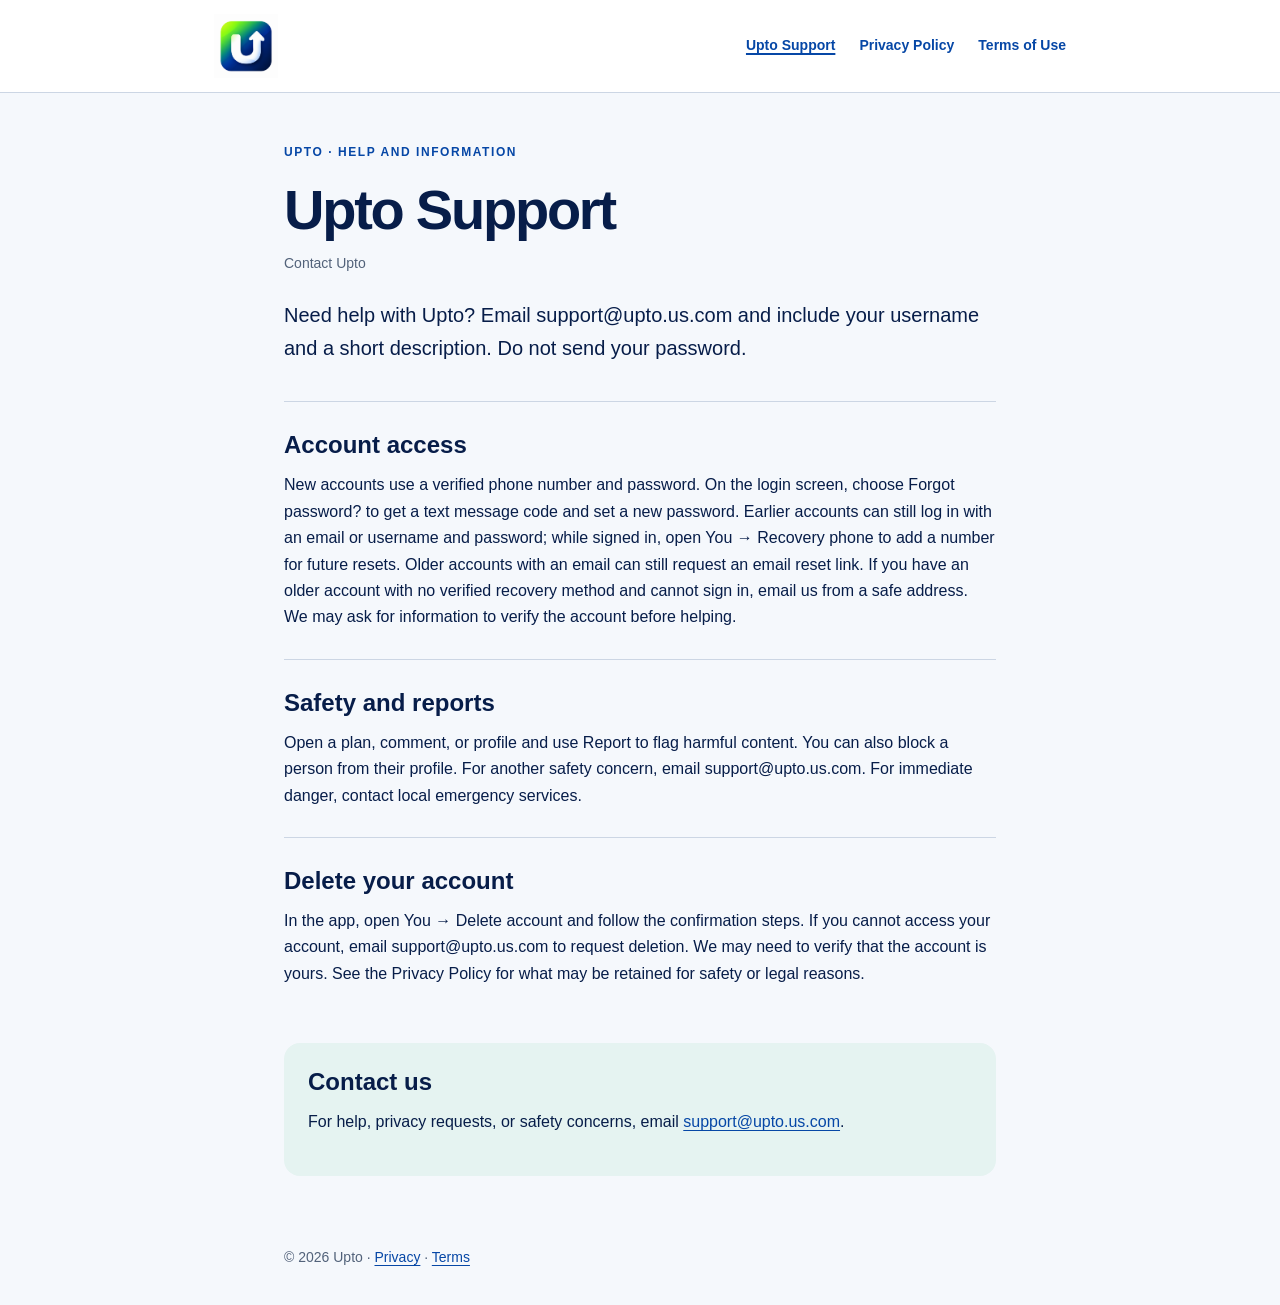
<file: index.html>
<!doctype html>
<html lang="en">
<head>
  <meta charset="utf-8">
  <meta name="viewport" content="width=device-width, initial-scale=1">
  <meta name="description" content="Need help with Upto? Email support@upto.us.com and include your username and a short description. Do not send your password.">
  <meta name="color-scheme" content="light">
  <title>Upto Support | Upto</title>
  <link rel="stylesheet" href="./styles.css">
<link rel="icon" type="image/png" href="./assets/upto-logo.png"></head>
<body>
  <header class="site-header"><div class="header-inner">
    <a class="brand" href="./" aria-label="Upto support home"><img src="./assets/upto-logo.png" alt="Upto" width="64" height="64"></a>
    <nav aria-label="Main navigation"><a href="./" aria-current="page">Upto Support</a>
      <a href="./privacy/">Privacy Policy</a>
      <a href="./terms/">Terms of Use</a></nav>
  </div></header>
  <main>
    <p class="eyebrow">UPTO · HELP AND INFORMATION</p>
    <h1>Upto Support</h1>
    <p class="meta">Contact Upto</p>
    <p class="intro">Need help with Upto? Email support@upto.us.com and include your username and a short description. Do not send your password.</p>

    <section>
      <h2>Account access</h2>
      <p>New accounts use a verified phone number and password. On the login screen, choose Forgot password? to get a text message code and set a new password. Earlier accounts can still log in with an email or username and password; while signed in, open You → Recovery phone to add a number for future resets. Older accounts with an email can still request an email reset link. If you have an older account with no verified recovery method and cannot sign in, email us from a safe address. We may ask for information to verify the account before helping.</p>
    </section>
    <section>
      <h2>Safety and reports</h2>
      <p>Open a plan, comment, or profile and use Report to flag harmful content. You can also block a person from their profile. For another safety concern, email support@upto.us.com. For immediate danger, contact local emergency services.</p>
    </section>
    <section>
      <h2>Delete your account</h2>
      <p>In the app, open You → Delete account and follow the confirmation steps. If you cannot access your account, email support@upto.us.com to request deletion. We may need to verify that the account is yours. See the Privacy Policy for what may be retained for safety or legal reasons.</p>
    </section>
    <section class="contact">
      <h2>Contact us</h2>
      <p>For help, privacy requests, or safety concerns, email <a href="mailto:support@upto.us.com">support@upto.us.com</a>.</p>
    </section>
  </main>
  <footer>© 2026 Upto · <a href="./privacy/">Privacy</a> · <a href="./terms/">Terms</a></footer>
</body>
</html>
</file>
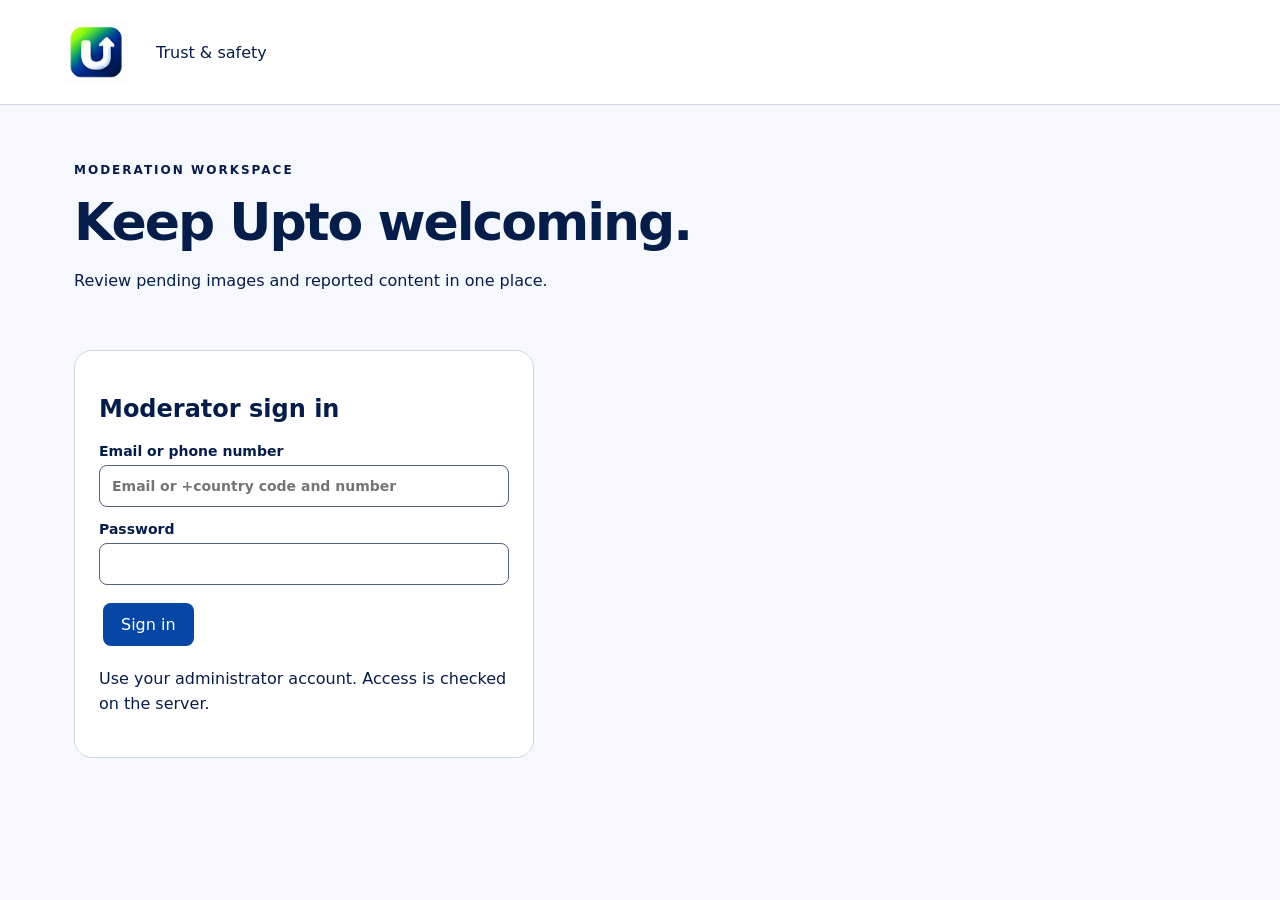
<file: moderation/index.html>
<!doctype html>
<html lang="en"><head><meta charset="utf-8"><meta name="viewport" content="width=device-width,initial-scale=1"><meta name="robots" content="noindex,nofollow"><meta name="referrer" content="no-referrer"><title>Moderation | Upto</title><link rel="stylesheet" href="moderation.css"><link rel="icon" type="image/png" href="../assets/upto-logo.png"></head>
<body><header><a href="/"><img class="brand-logo" src="../assets/upto-logo.png" alt="Upto" width="64" height="64"></a><span>Trust & safety</span><button id="logout" hidden>Sign out</button></header><main><p class="eyebrow">MODERATION WORKSPACE</p><h1>Keep Upto welcoming.</h1><p>Review pending images and reported content in one place.</p><p id="message" role="status" aria-live="polite"></p><form id="login"><h2>Moderator sign in</h2><label>Email or phone number<input id="email" type="text" required autocomplete="username" placeholder="Email or +country code and number"></label><label>Password<input id="password" type="password" required autocomplete="current-password"></label><button>Sign in</button><p>Use your administrator account. Access is checked on the server.</p></form><section id="workspace" hidden><div class="toolbar"><h2>Review queue</h2><button id="refresh">Refresh</button></div><p>Showing up to 100 oldest items per queue. Refresh after decisions to load more.</p><h2>Pending images <span id="photo-count"></span></h2><div id="photos" class="grid"></div><h2>Content reports <span id="report-count"></span></h2><p>Keep content dismisses the report. Remove content hides the comment or plan; for profiles it clears the display name, bio and tags. Reject photo hides the image captured in the report. Every action requires a reason.</p><div id="reports" class="grid"></div><h2>Review history</h2><p>Most recent 100 completed reports, including earlier decisions.</p><div id="history" class="grid"></div></section></main><script src="config.js"></script><script type="module" src="moderation.js"></script></body></html>
</file>
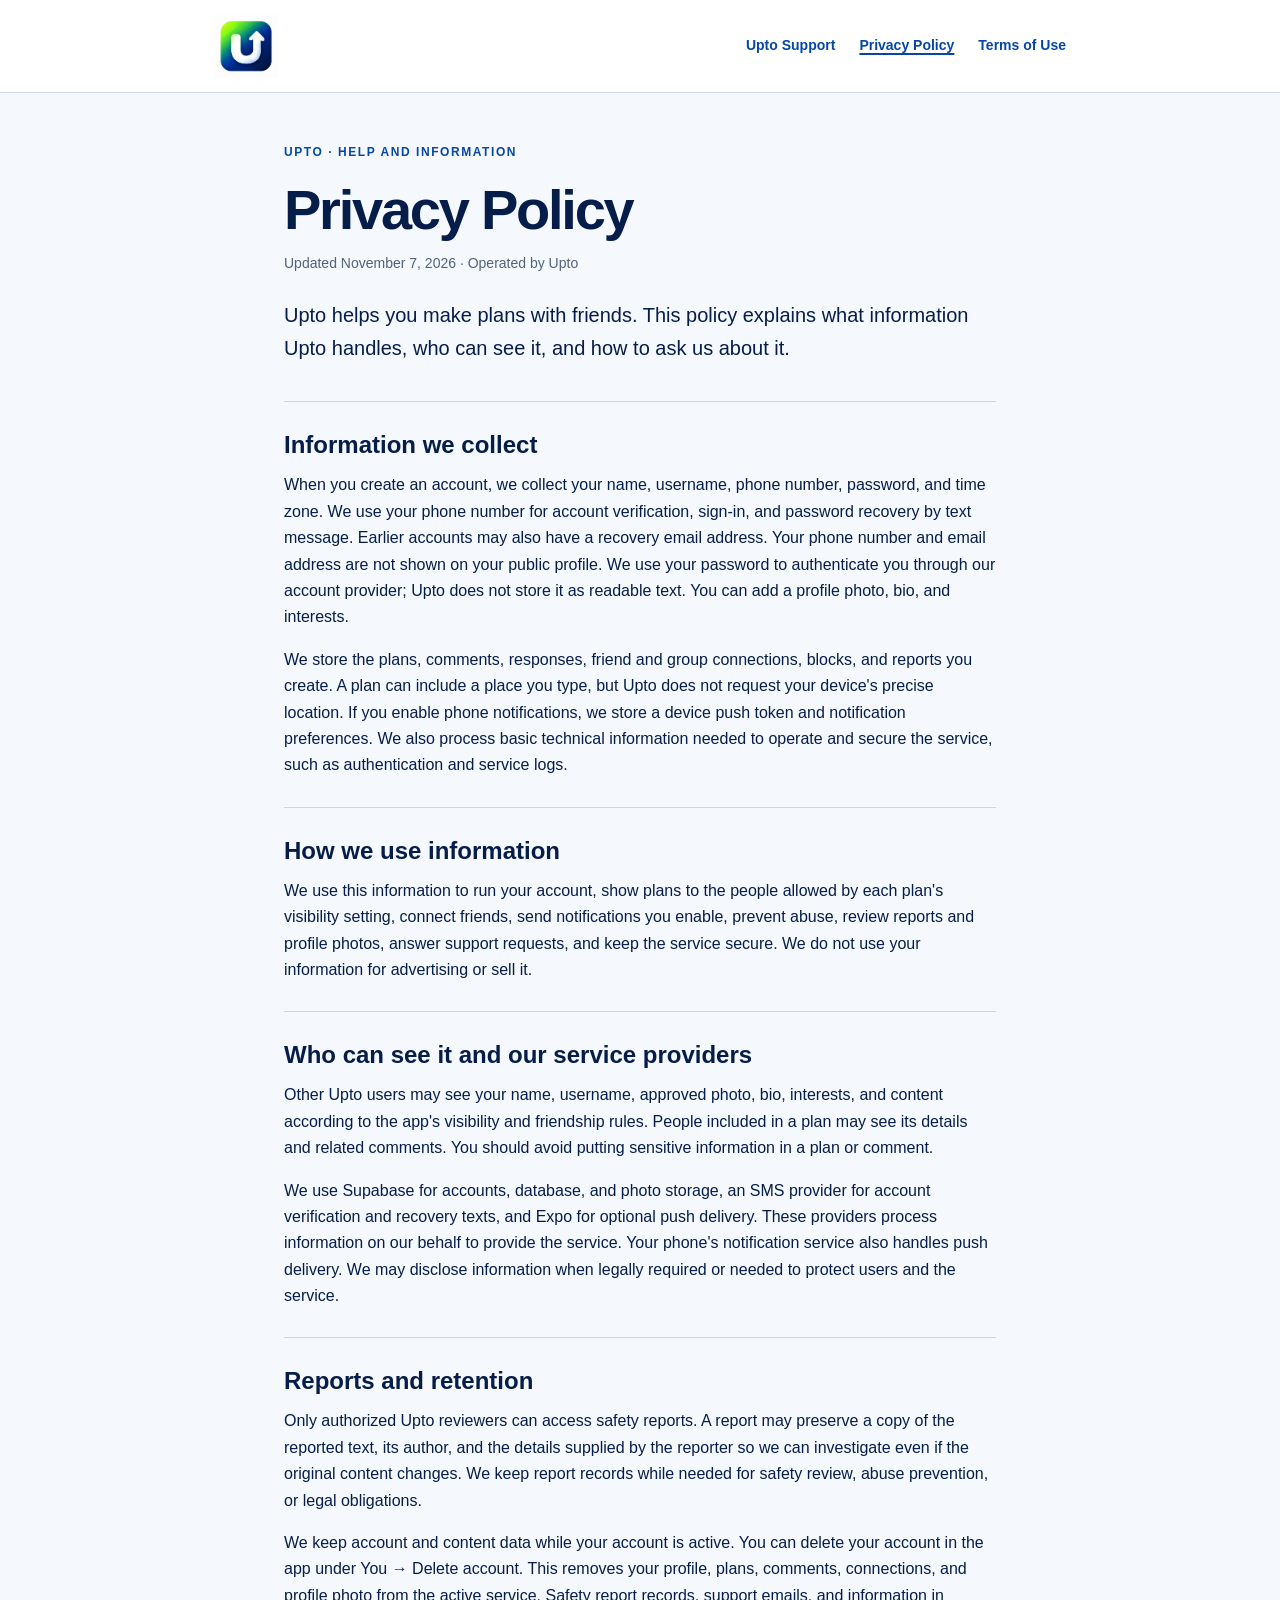
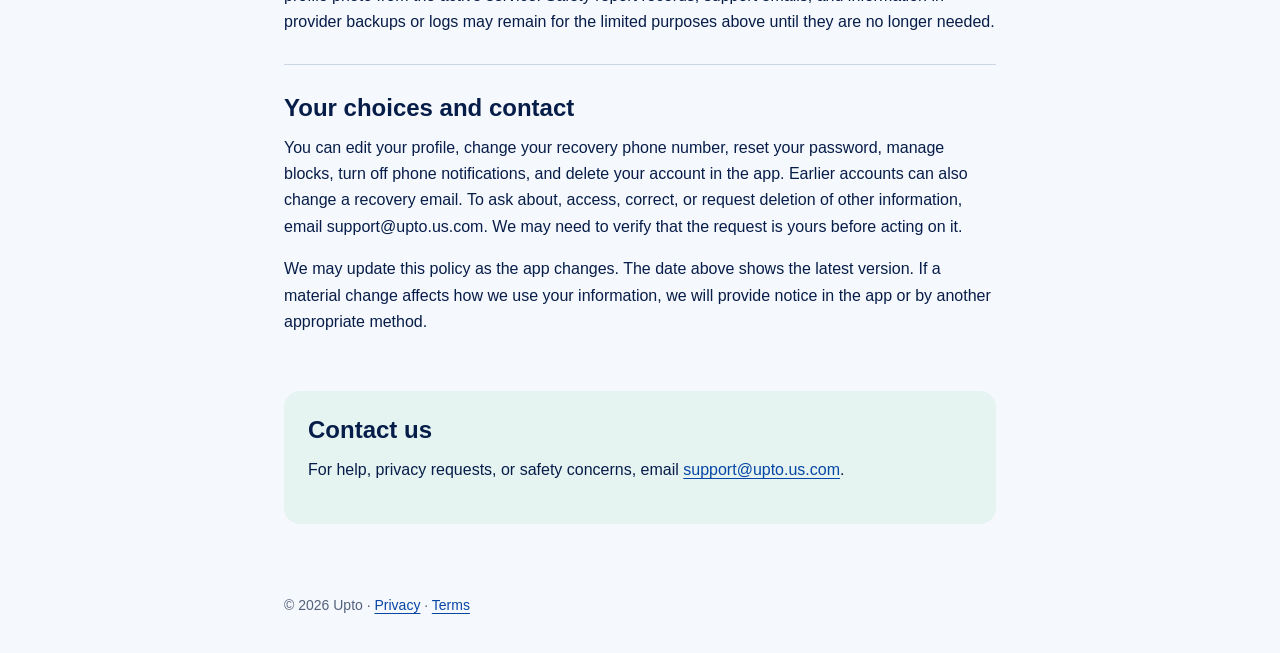
<file: privacy/index.html>
<!doctype html>
<html lang="en">
<head>
  <meta charset="utf-8">
  <meta name="viewport" content="width=device-width, initial-scale=1">
  <meta name="description" content="Upto helps you make plans with friends. This policy explains what information Upto handles, who can see it, and how to ask us about it.">
  <meta name="color-scheme" content="light">
  <title>Privacy Policy | Upto</title>
  <link rel="stylesheet" href="../styles.css">
<link rel="icon" type="image/png" href="../assets/upto-logo.png"></head>
<body>
  <header class="site-header"><div class="header-inner">
    <a class="brand" href="../" aria-label="Upto support home"><img src="../assets/upto-logo.png" alt="Upto" width="64" height="64"></a>
    <nav aria-label="Main navigation"><a href="../">Upto Support</a>
      <a href="../privacy/" aria-current="page">Privacy Policy</a>
      <a href="../terms/">Terms of Use</a></nav>
  </div></header>
  <main>
    <p class="eyebrow">UPTO · HELP AND INFORMATION</p>
    <h1>Privacy Policy</h1>
    <p class="meta">Updated November 7, 2026 · Operated by Upto</p>
    <p class="intro">Upto helps you make plans with friends. This policy explains what information Upto handles, who can see it, and how to ask us about it.</p>

    <section>
      <h2>Information we collect</h2>
      <p>When you create an account, we collect your name, username, phone number, password, and time zone. We use your phone number for account verification, sign-in, and password recovery by text message. Earlier accounts may also have a recovery email address. Your phone number and email address are not shown on your public profile. We use your password to authenticate you through our account provider; Upto does not store it as readable text. You can add a profile photo, bio, and interests.</p>
      <p>We store the plans, comments, responses, friend and group connections, blocks, and reports you create. A plan can include a place you type, but Upto does not request your device&#39;s precise location. If you enable phone notifications, we store a device push token and notification preferences. We also process basic technical information needed to operate and secure the service, such as authentication and service logs.</p>
    </section>
    <section>
      <h2>How we use information</h2>
      <p>We use this information to run your account, show plans to the people allowed by each plan&#39;s visibility setting, connect friends, send notifications you enable, prevent abuse, review reports and profile photos, answer support requests, and keep the service secure. We do not use your information for advertising or sell it.</p>
    </section>
    <section>
      <h2>Who can see it and our service providers</h2>
      <p>Other Upto users may see your name, username, approved photo, bio, interests, and content according to the app&#39;s visibility and friendship rules. People included in a plan may see its details and related comments. You should avoid putting sensitive information in a plan or comment.</p>
      <p>We use Supabase for accounts, database, and photo storage, an SMS provider for account verification and recovery texts, and Expo for optional push delivery. These providers process information on our behalf to provide the service. Your phone&#39;s notification service also handles push delivery. We may disclose information when legally required or needed to protect users and the service.</p>
    </section>
    <section>
      <h2>Reports and retention</h2>
      <p>Only authorized Upto reviewers can access safety reports. A report may preserve a copy of the reported text, its author, and the details supplied by the reporter so we can investigate even if the original content changes. We keep report records while needed for safety review, abuse prevention, or legal obligations.</p>
      <p>We keep account and content data while your account is active. You can delete your account in the app under You → Delete account. This removes your profile, plans, comments, connections, and profile photo from the active service. Safety report records, support emails, and information in provider backups or logs may remain for the limited purposes above until they are no longer needed.</p>
    </section>
    <section>
      <h2>Your choices and contact</h2>
      <p>You can edit your profile, change your recovery phone number, reset your password, manage blocks, turn off phone notifications, and delete your account in the app. Earlier accounts can also change a recovery email. To ask about, access, correct, or request deletion of other information, email support@upto.us.com. We may need to verify that the request is yours before acting on it.</p>
      <p>We may update this policy as the app changes. The date above shows the latest version. If a material change affects how we use your information, we will provide notice in the app or by another appropriate method.</p>
    </section>
    <section class="contact">
      <h2>Contact us</h2>
      <p>For help, privacy requests, or safety concerns, email <a href="mailto:support@upto.us.com">support@upto.us.com</a>.</p>
    </section>
  </main>
  <footer>© 2026 Upto · <a href="../privacy/">Privacy</a> · <a href="../terms/">Terms</a></footer>
</body>
</html>
</file>
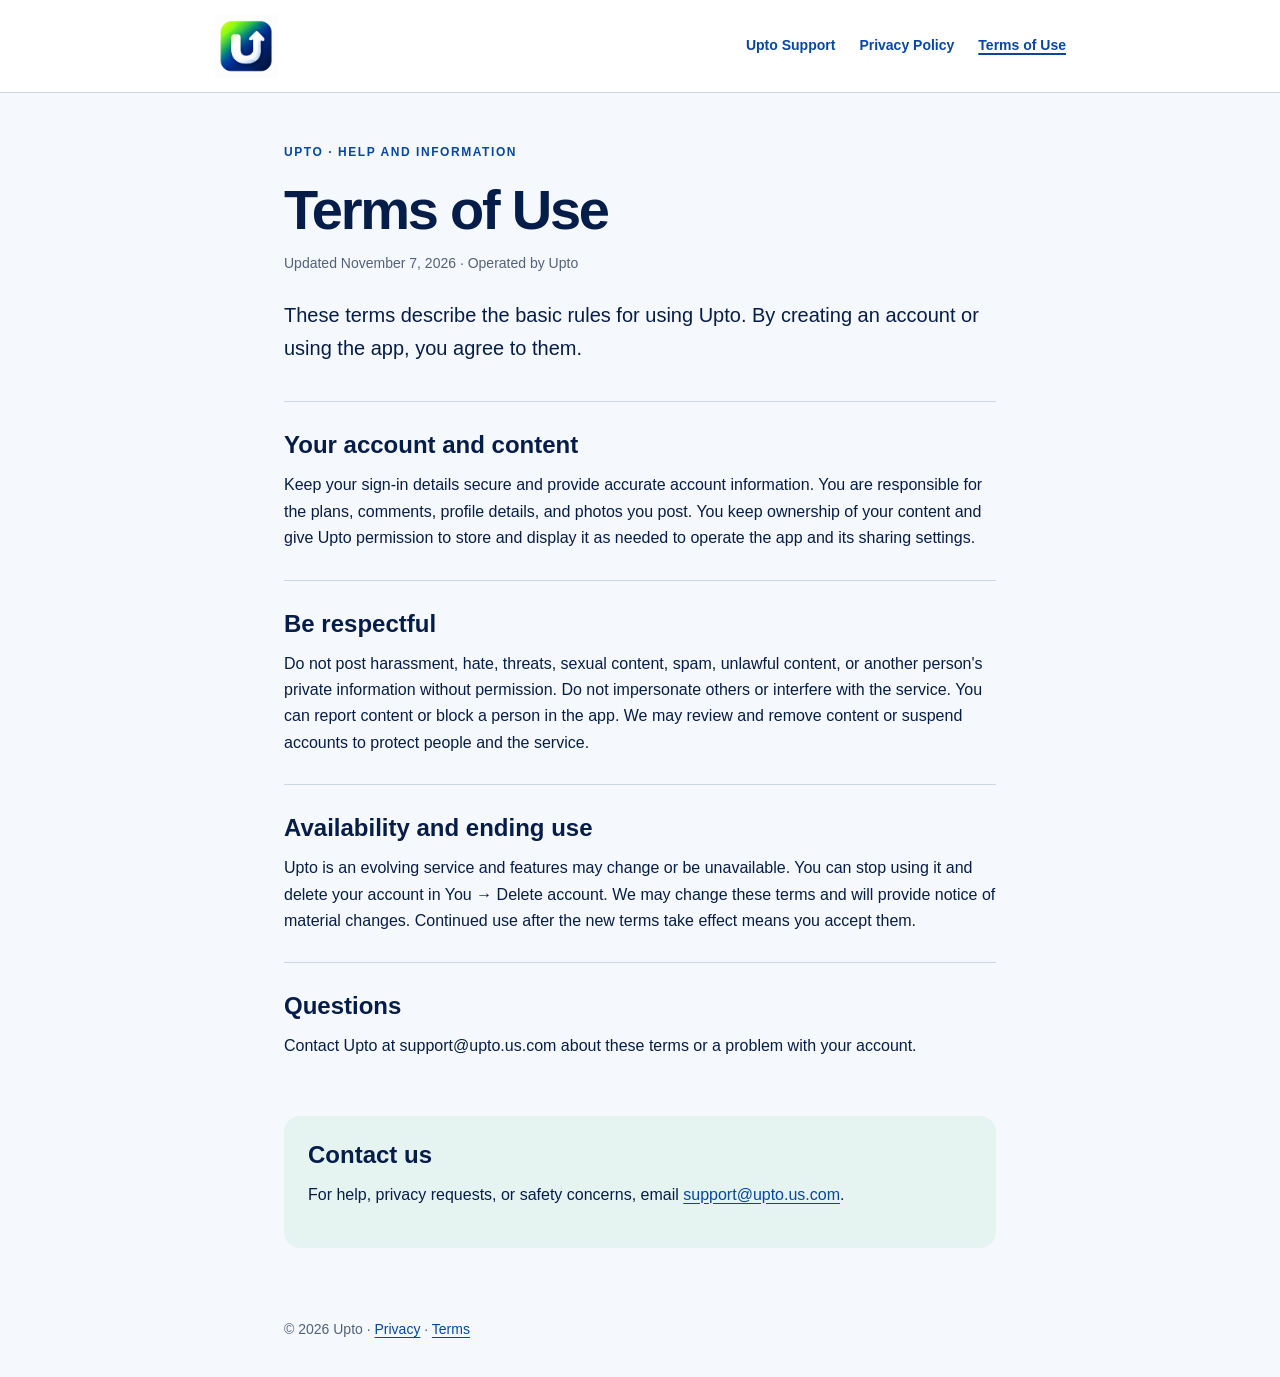
<file: terms/index.html>
<!doctype html>
<html lang="en">
<head>
  <meta charset="utf-8">
  <meta name="viewport" content="width=device-width, initial-scale=1">
  <meta name="description" content="These terms describe the basic rules for using Upto. By creating an account or using the app, you agree to them.">
  <meta name="color-scheme" content="light">
  <title>Terms of Use | Upto</title>
  <link rel="stylesheet" href="../styles.css">
<link rel="icon" type="image/png" href="../assets/upto-logo.png"></head>
<body>
  <header class="site-header"><div class="header-inner">
    <a class="brand" href="../" aria-label="Upto support home"><img src="../assets/upto-logo.png" alt="Upto" width="64" height="64"></a>
    <nav aria-label="Main navigation"><a href="../">Upto Support</a>
      <a href="../privacy/">Privacy Policy</a>
      <a href="../terms/" aria-current="page">Terms of Use</a></nav>
  </div></header>
  <main>
    <p class="eyebrow">UPTO · HELP AND INFORMATION</p>
    <h1>Terms of Use</h1>
    <p class="meta">Updated November 7, 2026 · Operated by Upto</p>
    <p class="intro">These terms describe the basic rules for using Upto. By creating an account or using the app, you agree to them.</p>

    <section>
      <h2>Your account and content</h2>
      <p>Keep your sign-in details secure and provide accurate account information. You are responsible for the plans, comments, profile details, and photos you post. You keep ownership of your content and give Upto permission to store and display it as needed to operate the app and its sharing settings.</p>
    </section>
    <section>
      <h2>Be respectful</h2>
      <p>Do not post harassment, hate, threats, sexual content, spam, unlawful content, or another person&#39;s private information without permission. Do not impersonate others or interfere with the service. You can report content or block a person in the app. We may review and remove content or suspend accounts to protect people and the service.</p>
    </section>
    <section>
      <h2>Availability and ending use</h2>
      <p>Upto is an evolving service and features may change or be unavailable. You can stop using it and delete your account in You → Delete account. We may change these terms and will provide notice of material changes. Continued use after the new terms take effect means you accept them.</p>
    </section>
    <section>
      <h2>Questions</h2>
      <p>Contact Upto at support@upto.us.com about these terms or a problem with your account.</p>
    </section>
    <section class="contact">
      <h2>Contact us</h2>
      <p>For help, privacy requests, or safety concerns, email <a href="mailto:support@upto.us.com">support@upto.us.com</a>.</p>
    </section>
  </main>
  <footer>© 2026 Upto · <a href="../privacy/">Privacy</a> · <a href="../terms/">Terms</a></footer>
</body>
</html>
</file>
<file: styles.css>
:root { color-scheme: light; font-family: -apple-system, BlinkMacSystemFont, "Segoe UI", sans-serif; color: #071D49; background: #F5F8FC; }
* { box-sizing: border-box; }
body { margin: 0; line-height: 1.65; }
a { color: #0647A6; text-underline-offset: 3px; }
a:focus-visible { outline: 3px solid #006B68; outline-offset: 3px; border-radius: 3px; }
.site-header { background: #fff; border-bottom: 1px solid #CCD6E4; }
.header-inner { max-width: 900px; margin: auto; padding: 14px 24px; display: flex; gap: 24px; justify-content: space-between; align-items: center; flex-wrap: wrap; }
.brand { color: #071D49; text-decoration: none; font-size: 32px; font-weight: 800; line-height: 1; }
.brand span { color: #006B68; }
.brand small { font-size: 18px; font-weight: 700; }
nav { display: flex; flex-wrap: wrap; gap: 8px 24px; }
nav a { font-size: 14px; font-weight: 700; text-decoration: none; }
nav a[aria-current="page"] { text-decoration: underline; text-decoration-thickness: 2px; }
main { max-width: 760px; margin: 0 auto; padding: 50px 24px 70px; }
.eyebrow { font-size: 12px; font-weight: 800; letter-spacing: .13em; color: #0647A6; }
h1 { font-size: clamp(36px, 6vw, 56px); line-height: 1.1; margin: 12px 0; letter-spacing: -.04em; }
h2 { font-size: 24px; line-height: 1.25; margin: 0 0 12px; }
p { margin: 0 0 16px; }
.meta { color: #52627A; font-size: 14px; }
.intro { font-size: 20px; margin: 24px 0 36px; }
section { border-top: 1px solid #CCD6E4; padding: 28px 0 12px; }
.contact { background: #E5F3F1; border: 0; border-radius: 16px; padding: 24px; margin-top: 28px; }
footer { max-width: 760px; margin: 0 auto; padding: 0 24px 36px; color: #52627A; font-size: 14px; }
@media (max-width: 600px) { main { padding-top: 32px; } .header-inner { align-items: flex-start; } nav { gap: 8px 16px; } }

.brand img, header .brand-logo { display: block; width: 64px; height: 64px; object-fit: contain; background: transparent; border-radius: 0; }
</file>
<file: moderation/moderation.css>
:root{font-family:system-ui,sans-serif;color:#071D49;background:#F5F8FC}*{box-sizing:border-box}body{margin:0}header{display:flex;align-items:center;gap:28px;padding:20px 5%;background:white;border-bottom:1px solid #CCD6E4}header a{font-size:32px;font-weight:800;color:#0647A6;text-decoration:none}header span{flex:1}small{font-size:17px}main{max-width:1180px;margin:56px auto;padding:0 24px}h1{font-size:clamp(32px,5vw,52px);letter-spacing:-2px;margin:12px 0}p{line-height:1.6}.eyebrow{letter-spacing:2px;font-size:12px;font-weight:700}form,article{background:white;border:1px solid #CCD6E4;border-radius:18px;padding:24px}form{max-width:460px}label{display:block;font-size:14px;font-weight:600;margin:14px 0}input,textarea{display:block;width:100%;padding:12px;margin-top:6px;border:1px solid #52627A;border-radius:8px;font:inherit}textarea{min-height:100px}button{background:#0647A6;color:white;border:0;border-radius:8px;padding:12px 18px;font:inherit;cursor:pointer;margin:4px}button:disabled{opacity:.5;cursor:wait}button.reject{background:#a33f37}.toolbar{display:flex;justify-content:space-between;align-items:center}.grid{display:grid;grid-template-columns:repeat(auto-fit,minmax(280px,1fr));gap:20px;margin:24px 0 40px}img{width:100%;height:280px;object-fit:contain;background:#EDF3F8;border-radius:10px}pre{white-space:pre-wrap;overflow-wrap:anywhere;font:inherit;max-height:360px;overflow:auto}#message{color:#a33f37;min-height:24px}[hidden]{display:none!important}

.brand img, header .brand-logo { display: block; width: 64px; height: 64px; object-fit: contain; background: transparent; border-radius: 0; }
</file>
